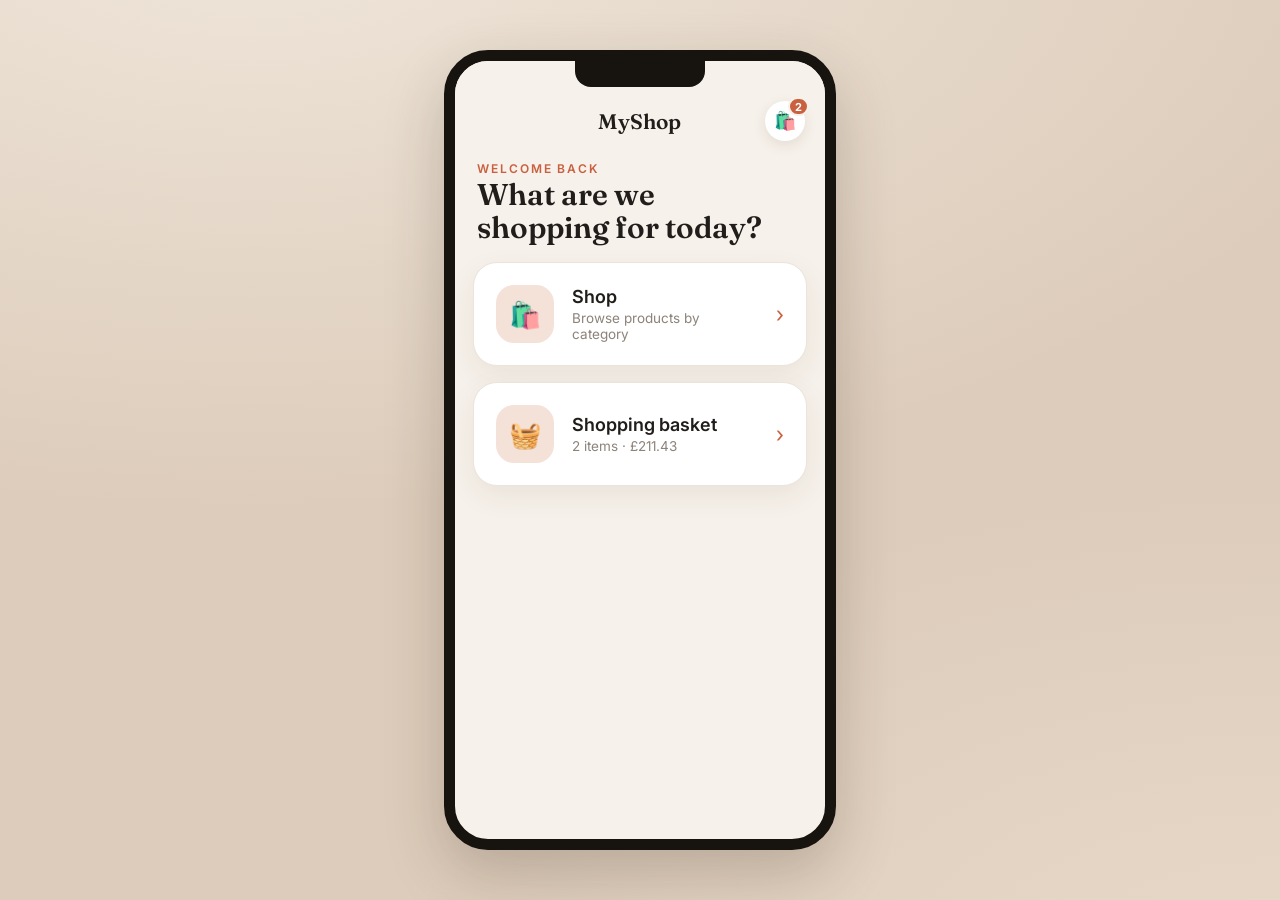
<file: projects/myshop/index.html>
<!DOCTYPE html>
<html lang="en">
<head>
<meta charset="utf-8" />
<meta name="viewport" content="width=device-width, initial-scale=1" />
<title>MyShop</title>
<link rel="preconnect" href="https://fonts.googleapis.com">
<link rel="preconnect" href="https://fonts.gstatic.com" crossorigin>
<link href="https://fonts.googleapis.com/css2?family=Fraunces:opsz,wght@9..144,500;9..144,600&family=Inter:wght@400;500;600;700&display=swap" rel="stylesheet">
<style>
  :root{
    --bg:#f6f1ea;          /* warm cream */
    --card:#ffffff;
    --ink:#211d1a;         /* near-black warm */
    --sub:#8c837a;         /* muted taupe */
    --line:#ece4d9;
    --accent:#c9603f;      /* terracotta */
    --accent-soft:#f4e1d8;
    --gold:#e3a83b;
    --tile:#f3ece3;        /* image tile bg */
    --shadow:0 24px 60px rgba(50,35,25,.22);
    --serif:"Fraunces",Georgia,serif;
    --sans:"Inter",-apple-system,BlinkMacSystemFont,"Segoe UI",Roboto,sans-serif;
  }
  *{box-sizing:border-box}
  html,body{margin:0;height:100%}
  body{
    background:
      radial-gradient(1200px 600px at 20% -10%, #efe6da, transparent),
      radial-gradient(900px 500px at 100% 110%, #e7d9c9, transparent),
      #ddccbb;
    font-family:var(--sans);color:var(--ink);
    display:flex;align-items:center;justify-content:center;padding:28px;
  }

  /* ---------- phone frame ---------- */
  .phone{
    width:392px;max-width:100%;height:min(800px,94vh);background:var(--bg);
    border-radius:44px;box-shadow:var(--shadow);overflow:hidden;position:relative;
    display:flex;flex-direction:column;border:11px solid #17130f;
  }
  .notch{
    position:absolute;top:0;left:50%;transform:translateX(-50%);
    width:130px;height:26px;background:#17130f;border-radius:0 0 16px 16px;z-index:20;
  }

  /* ---------- header ---------- */
  .nav{
    position:relative;z-index:10;flex:0 0 auto;
    padding:40px 20px 14px;display:flex;align-items:center;gap:10px;
    background:linear-gradient(180deg,var(--bg) 60%,rgba(246,241,234,0));
  }
  .icon-btn{
    width:40px;height:40px;border:none;border-radius:50%;background:#fff;
    box-shadow:0 4px 14px rgba(60,40,25,.10);cursor:pointer;display:flex;
    align-items:center;justify-content:center;color:var(--ink);font-size:18px;
    transition:transform .12s, opacity .15s;flex:0 0 auto;
  }
  .icon-btn:active{transform:scale(.92)}
  #backBtn{opacity:0;pointer-events:none}
  #backBtn.show{opacity:1;pointer-events:auto}
  .nav .title{
    flex:1;text-align:center;font-family:var(--serif);font-weight:600;
    font-size:21px;letter-spacing:.2px;
  }
  .basket-wrap{position:relative}
  .badge{
    position:absolute;top:-4px;right:-4px;background:var(--accent);color:#fff;
    font-size:11px;font-weight:700;min-width:19px;height:19px;border-radius:10px;
    display:flex;align-items:center;justify-content:center;padding:0 5px;
    border:2px solid var(--bg);
  }

  /* ---------- scroll area ---------- */
  .screen{flex:1;overflow-y:auto;-webkit-overflow-scrolling:touch;padding:4px 18px 26px}
  .screen::-webkit-scrollbar{width:0}
  .page{animation:slide .32s cubic-bezier(.2,.8,.2,1)}
  @keyframes slide{from{opacity:0;transform:translateX(16px)}to{opacity:1;transform:none}}
  .page.back{animation:slideBack .32s cubic-bezier(.2,.8,.2,1)}
  @keyframes slideBack{from{opacity:0;transform:translateX(-16px)}to{opacity:1;transform:none}}

  .eyebrow{font-size:12px;letter-spacing:.16em;text-transform:uppercase;color:var(--accent);font-weight:600;margin:2px 4px 2px}
  .hero-h{font-family:var(--serif);font-size:30px;line-height:1.1;margin:2px 4px 18px;font-weight:600}

  /* ---------- big menu cards (home) ---------- */
  .bigcard{
    background:var(--card);border-radius:24px;padding:22px;margin-bottom:16px;cursor:pointer;
    box-shadow:0 10px 30px rgba(70,45,25,.07);border:1px solid var(--line);
    display:flex;align-items:center;gap:18px;transition:transform .14s, box-shadow .14s;
  }
  .bigcard:hover{transform:translateY(-2px);box-shadow:0 16px 36px rgba(70,45,25,.12)}
  .bigcard:active{transform:translateY(0)}
  .bigcard .emoji{
    width:58px;height:58px;border-radius:18px;background:var(--accent-soft);
    display:flex;align-items:center;justify-content:center;font-size:26px;flex:0 0 auto;
  }
  .bigcard .bc-txt{flex:1;min-width:0}
  .bigcard .bc-txt h3{margin:0 0 3px;font-size:18px;font-weight:600}
  .bigcard .bc-txt p{margin:0;color:var(--sub);font-size:13.5px}
  .bigcard .go{color:var(--accent);font-size:22px}

  /* ---------- category list cards ---------- */
  .cat{
    background:var(--card);border-radius:18px;padding:16px 18px;margin-bottom:12px;cursor:pointer;
    display:flex;align-items:center;gap:14px;border:1px solid var(--line);
    box-shadow:0 6px 18px rgba(70,45,25,.05);transition:transform .14s, box-shadow .14s;
  }
  .cat:hover{transform:translateY(-2px);box-shadow:0 12px 26px rgba(70,45,25,.10)}
  .cat:active{transform:translateY(0)}
  .cat .emoji{
    width:44px;height:44px;border-radius:13px;background:var(--tile);
    display:flex;align-items:center;justify-content:center;font-size:20px;flex:0 0 auto;
  }
  .cat .label{flex:1;font-weight:600;font-size:15.5px}
  .cat .go{color:#cdbfae;font-size:20px}

  /* ---------- product grid ---------- */
  .grid{display:grid;grid-template-columns:1fr 1fr;gap:14px;margin-top:6px}
  .prod{
    background:var(--card);border-radius:20px;overflow:hidden;border:1px solid var(--line);
    box-shadow:0 8px 22px rgba(70,45,25,.06);display:flex;flex-direction:column;
    transition:transform .14s, box-shadow .14s;
  }
  .prod:hover{transform:translateY(-3px);box-shadow:0 16px 32px rgba(70,45,25,.12)}
  .prod .thumb{
    background:var(--tile);aspect-ratio:1/1;display:flex;align-items:center;justify-content:center;padding:14px;
  }
  .prod .thumb img{max-width:100%;max-height:100%;object-fit:contain;mix-blend-mode:multiply}
  .prod .info{padding:12px 13px 14px;display:flex;flex-direction:column;gap:8px;flex:1}
  .prod .pname{font-size:13.5px;line-height:1.3;font-weight:500;flex:1}
  .prod .prow{display:flex;align-items:center;justify-content:space-between;gap:6px}
  .prod .price{font-family:var(--serif);font-weight:600;font-size:17px}
  .prod .price::before{content:"£";font-size:13px;opacity:.7;margin-right:1px}
  .add{
    border:none;background:var(--ink);color:#fff;width:34px;height:34px;border-radius:50%;
    font-size:20px;line-height:1;cursor:pointer;flex:0 0 auto;display:flex;align-items:center;
    justify-content:center;transition:transform .12s, background .15s;
  }
  .add:hover{background:var(--accent)}
  .add:active{transform:scale(.88)}

  /* ---------- basket ---------- */
  .bitem{
    background:var(--card);border-radius:18px;padding:12px;margin-bottom:12px;
    display:grid;grid-template-columns:64px 1fr auto;gap:13px;align-items:center;
    border:1px solid var(--line);box-shadow:0 6px 16px rgba(70,45,25,.05);
  }
  .bitem .thumb{width:64px;height:64px;border-radius:12px;background:var(--tile);
    display:flex;align-items:center;justify-content:center;padding:8px}
  .bitem .thumb img{max-width:100%;max-height:100%;object-fit:contain;mix-blend-mode:multiply}
  .bitem .bname{font-size:14px;font-weight:500;line-height:1.3}
  .bitem .bprice{color:var(--sub);font-size:13px;margin-top:3px}
  .bitem .bprice::before{content:"£"}
  .remove{border:none;background:var(--tile);color:var(--sub);width:30px;height:30px;
    border-radius:50%;cursor:pointer;font-size:16px;transition:.14s}
  .remove:hover{background:var(--accent-soft);color:var(--accent)}

  .summary{background:var(--card);border-radius:20px;border:1px solid var(--line);
    padding:18px;margin-top:6px;box-shadow:0 8px 22px rgba(70,45,25,.06)}
  .sline{display:flex;justify-content:space-between;color:var(--sub);font-size:14px;margin-bottom:9px}
  .sline .v::before{content:"£"}
  .sline.total{color:var(--ink);font-weight:700;font-size:17px;margin:12px 0 0;
    padding-top:13px;border-top:1px solid var(--line)}
  .sline.total .v{font-family:var(--serif)}
  .checkout{
    width:100%;margin-top:16px;padding:16px;border:none;border-radius:16px;
    background:var(--ink);color:#fff;font-weight:600;font-size:15.5px;letter-spacing:.03em;
    cursor:pointer;display:flex;align-items:center;justify-content:center;gap:8px;
    transition:transform .12s, background .15s;
  }
  .checkout:hover{background:var(--accent)}
  .checkout:active{transform:translateY(1px)}

  .empty{padding:70px 24px;text-align:center;color:var(--sub)}
  .empty .big{font-size:52px;margin-bottom:14px}
  .empty p{margin:0 0 18px;font-size:14px}
  .empty button{border:1px solid var(--ink);background:transparent;color:var(--ink);
    padding:11px 22px;border-radius:12px;font-weight:600;cursor:pointer;font-family:var(--sans)}

  /* ---------- toast ---------- */
  .toast{
    position:absolute;left:50%;bottom:28px;transform:translateX(-50%) translateY(24px);
    background:var(--ink);color:#fff;padding:13px 20px;border-radius:14px;font-size:13.5px;
    font-weight:500;opacity:0;transition:.28s cubic-bezier(.2,.8,.2,1);pointer-events:none;
    z-index:30;box-shadow:0 12px 30px rgba(0,0,0,.3);display:flex;align-items:center;gap:8px;
  }
  .toast.show{opacity:1;transform:translateX(-50%) translateY(0)}
</style>
</head>
<body>
  <div class="phone">
    <div class="notch"></div>
    <div class="nav">
      <button class="icon-btn" id="backBtn" aria-label="Back">‹</button>
      <div class="title" id="navTitle">MyShop</div>
      <div class="basket-wrap">
        <button class="icon-btn" id="basketBtn" aria-label="Basket">🛍️</button>
        <span class="badge" id="badge">0</span>
      </div>
    </div>
    <div class="screen" id="screen"></div>
    <div class="toast" id="toast"></div>
  </div>

<script>
// ---- Product catalog (from the original Xamarin pages) ----
const P = {
  stool:   {name:"Animal Shape Storage Stool", price:276.76, img:"https://images-na.ssl-images-amazon.com/images/I/41%2BE9X7AFUL._.jpg"},
  coffee:  {name:"Coffee Stool with Backrest", price:156.71, img:"https://images-na.ssl-images-amazon.com/images/I/31sciL4h0gL._.jpg"},
  cushion: {name:"Cushion Cover (18x18\") — Set of 2", price:15.95, img:"https://images-na.ssl-images-amazon.com/images/I/51n3-%2Bc9MNL._.jpg"},
  pillow:  {name:"Pillowcase 50×50cm", price:6.26, img:"https://images-na.ssl-images-amazon.com/images/I/61Fz%2Bait5nL._.jpg"},
  bag:     {name:"Small Travel Cosmetic Bag", price:9.34, img:"https://images-na.ssl-images-amazon.com/images/I/41NSNt%2B6tCL._.jpg"},
  towel:   {name:"Soft Towel 13×29 inch", price:10.54, img:"https://images-na.ssl-images-amazon.com/images/I/41TcKZs4RzL._.jpg"},
  mirror:  {name:"Wall-Mounted Bathroom Mirror", price:195.48, img:"https://images-na.ssl-images-amazon.com/images/I/41fH57V4BCL._.jpg"},
  doormat: {name:"Doormat 23.6 × 15.7 inch", price:8.93, img:"https://images-na.ssl-images-amazon.com/images/I/518MQTFiAcL._.jpg"},
};

// ---- Pages (mirrors the app's navigation) ----
const PAGES = {
  main:  {title:"MyShop", home:true},
  shop:  {title:"Shop", cats:[
            {label:"All Products", emoji:"🛒", go:"allProducts"},
            {label:"Beauty", emoji:"💄", go:"beauty"},
            {label:"Clothing, Shoes & Accessories", emoji:"👜", go:"clothing"},
            {label:"Home", emoji:"🏠", go:"home"},
         ]},
  home:  {title:"Home", cats:[
            {label:"Bath", emoji:"🛁", go:"bath"},
            {label:"Furniture", emoji:"🪑", go:"furniture"},
            {label:"Home Decor", emoji:"🖼️", go:"homeDecor"},
            {label:"Home Textiles", emoji:"🧵", go:"homeTextiles"},
         ]},
  beauty:{title:"Beauty", cats:[{label:"Makeup", emoji:"💋", go:"makeup"}]},
  clothing:{title:"Clothing & Accessories", cats:[{label:"Accessories", emoji:"👜", go:"accessories"}]},

  allProducts:{title:"All Products", products:["stool","coffee","cushion","pillow","bag","towel","mirror"]},
  bath:      {title:"Bath", products:["towel","mirror"]},
  furniture: {title:"Furniture", products:["stool","coffee"]},
  homeDecor: {title:"Home Decor", products:["doormat"]},
  homeTextiles:{title:"Home Textiles", products:["cushion","pillow"]},
  makeup:    {title:"Makeup", products:["mirror"]},
  accessories:{title:"Accessories", products:["bag"]},
  basket:    {title:"Basket", isBasket:true},
};

// basket starts with the two items hard-coded in the original ShoppingBasketPage
let basket = ["cushion","mirror"];
let stack = ["main"];
let goingBack = false;

const screen  = document.getElementById("screen");
const navTitle= document.getElementById("navTitle");
const backBtn = document.getElementById("backBtn");
const badge   = document.getElementById("badge");
const toastEl = document.getElementById("toast");

const money = n => n.toFixed(2);
const updateBadge = () => { badge.textContent = basket.length; badge.style.display = basket.length? "flex":"none"; };

function toast(msg){
  toastEl.innerHTML = `<span>✓</span> ${msg}`;
  toastEl.classList.add("show");
  clearTimeout(toast._t);
  toast._t = setTimeout(()=>toastEl.classList.remove("show"),1500);
}
function push(page){ goingBack=false; stack.push(page); render(); }
function pop(){ if(stack.length>1){ goingBack=true; stack.pop(); render(); } }

function render(){
  const key = stack[stack.length-1];
  const page = PAGES[key];
  navTitle.textContent = page.title;
  backBtn.classList.toggle("show", stack.length>1);

  let html = `<div class="page ${goingBack?'back':''}">`;

  if(page.home){
    html += `<div class="eyebrow">Welcome back</div>
             <div class="hero-h">What are we<br>shopping for today?</div>
             <div class="bigcard" data-go="shop">
               <div class="emoji">🛍️</div>
               <div class="bc-txt"><h3>Shop</h3><p>Browse products by category</p></div>
               <div class="go">›</div>
             </div>
             <div class="bigcard" data-go="basket">
               <div class="emoji">🧺</div>
               <div class="bc-txt"><h3>Shopping basket</h3><p>${basket.length} item${basket.length===1?"":"s"} · £${money(basket.reduce((s,id)=>s+P[id].price,0))}</p></div>
               <div class="go">›</div>
             </div>`;
  }
  else if(page.cats){
    page.cats.forEach(c=>{
      html += `<div class="cat" data-go="${c.go}">
                 <div class="emoji">${c.emoji}</div>
                 <div class="label">${c.label}</div>
                 <div class="go">›</div>
               </div>`;
    });
  }
  else if(page.products){
    html += '<div class="grid">';
    page.products.forEach(id=>{
      const p = P[id];
      html += `<div class="prod">
                 <div class="thumb"><img src="${p.img}" alt="" loading="lazy"/></div>
                 <div class="info">
                   <div class="pname">${p.name}</div>
                   <div class="prow">
                     <div class="price">${money(p.price)}</div>
                     <button class="add" data-add="${id}" aria-label="Add to basket">+</button>
                   </div>
                 </div>
               </div>`;
    });
    html += '</div>';
  }
  else if(page.isBasket){
    if(basket.length===0){
      html += `<div class="empty">
                 <div class="big">🧺</div>
                 <p>Your basket is empty.</p>
                 <button data-go-root="shop">Start shopping</button>
               </div>`;
    } else {
      let total = 0;
      basket.forEach((id,idx)=>{
        const p = P[id]; total += p.price;
        html += `<div class="bitem">
                   <div class="thumb"><img src="${p.img}" alt="" loading="lazy"/></div>
                   <div><div class="bname">${p.name}</div><div class="bprice">${money(p.price)}</div></div>
                   <button class="remove" data-remove="${idx}" aria-label="Remove">×</button>
                 </div>`;
      });
      html += `<div class="summary">
                 <div class="sline"><span>Subtotal</span><span class="v">${money(total)}</span></div>
                 <div class="sline"><span>Delivery</span><span>Free</span></div>
                 <div class="sline total"><span>Total</span><span class="v">${money(total)}</span></div>
                 <button class="checkout" id="checkoutBtn">Check out · £${money(total)}</button>
               </div>`;
    }
  }

  html += '</div>';
  screen.innerHTML = html;
  screen.scrollTop = 0;
  updateBadge();
}

// event delegation
screen.addEventListener("click",e=>{
  const go = e.target.closest("[data-go]");
  if(go){ push(go.dataset.go); return; }

  const root = e.target.closest("[data-go-root]");
  if(root){ stack=["main",root.dataset.goRoot]; goingBack=false; render(); return; }

  const add = e.target.closest("[data-add]");
  if(add){ basket.push(add.dataset.add); updateBadge(); toast("Added to basket"); return; }

  const rem = e.target.closest("[data-remove]");
  if(rem){ basket.splice(+rem.dataset.remove,1); render(); return; }

  if(e.target.id==="checkoutBtn"){
    toast("Order placed — thank you!");
    basket = []; setTimeout(render,350);
  }
});

backBtn.addEventListener("click",pop);
document.getElementById("basketBtn").addEventListener("click",()=>{
  if(stack[stack.length-1]!=="basket") push("basket");
});

render();
</script>
</body>
</html>
</file>
